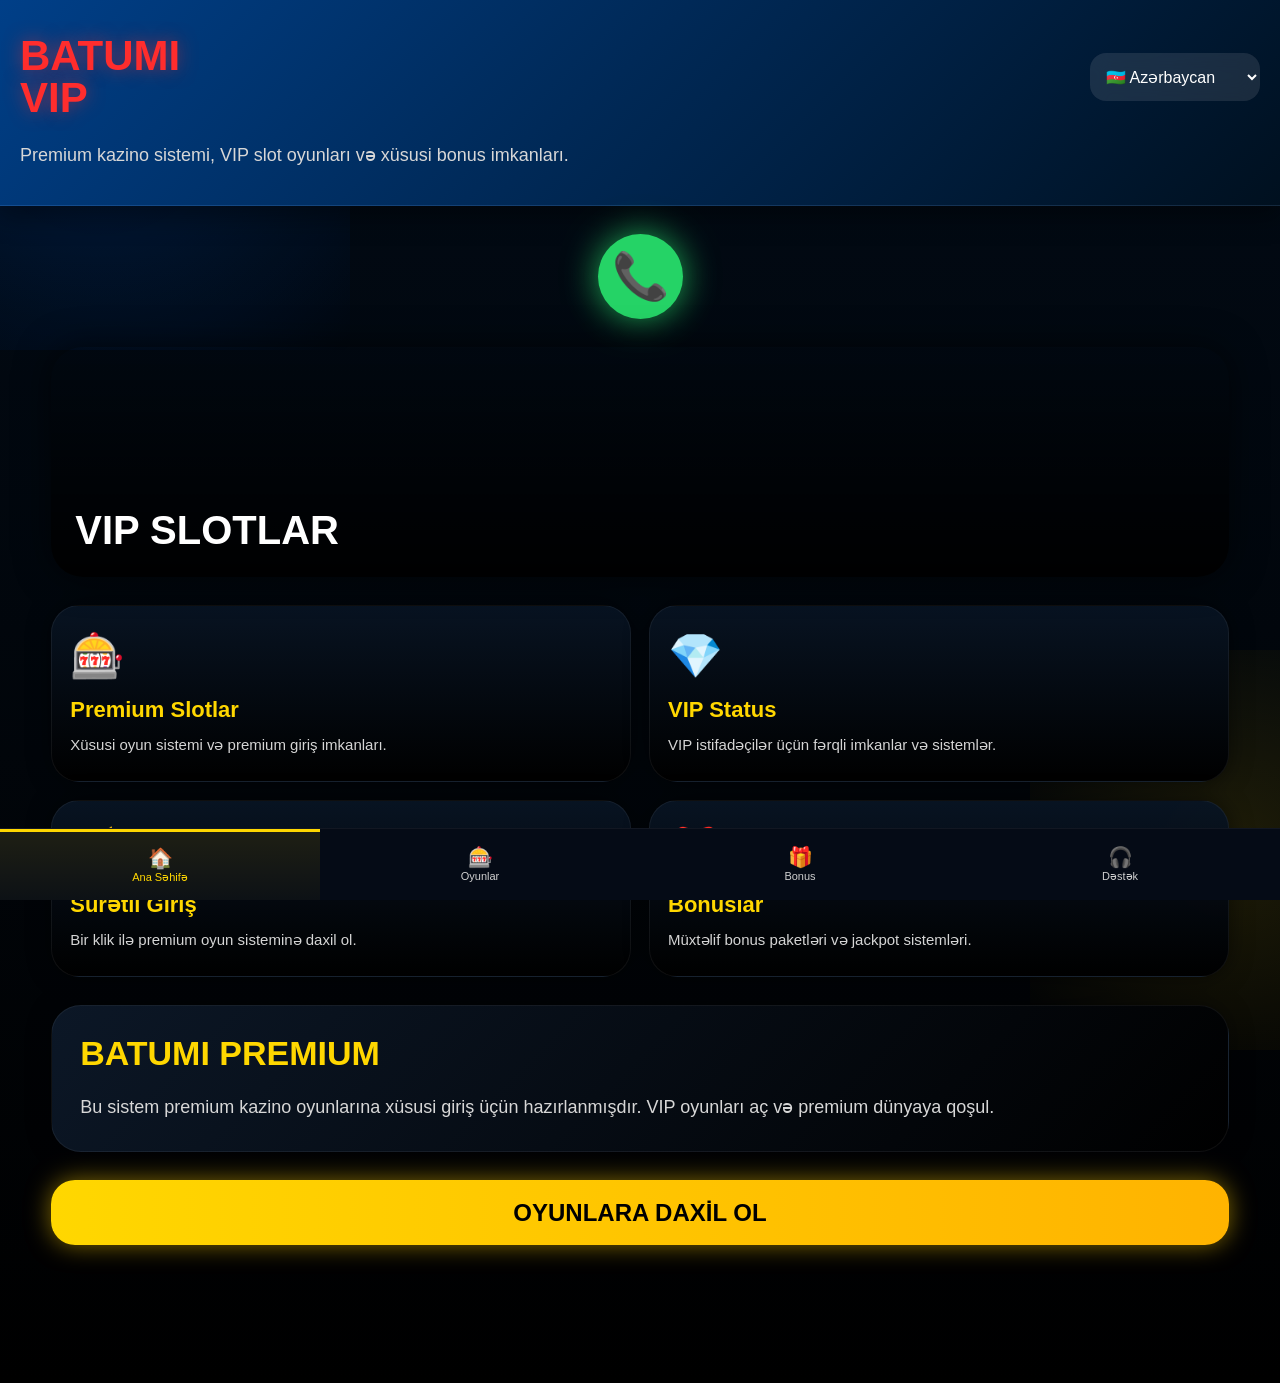
<file: index.html>
<!DOCTYPE html>
<html lang="az">

<head>

<meta charset="UTF-8">

<meta
name="viewport"
content="width=device-width, initial-scale=1.0"
/>

<title>
BATUMI VIP
</title>

<style>

*{

margin:0;
padding:0;
box-sizing:border-box;
font-family:Arial,sans-serif;

}

body{

background:
linear-gradient(
180deg,
#020b16,
#000000
);

color:white;

padding-bottom:110px;

overflow-x:hidden;

}

/* BACKGROUND EFFECT */

body::before{

content:"";

position:fixed;

width:500px;
height:500px;

background:
radial-gradient(
circle,
rgba(0,102,255,.18),
transparent
);

top:-150px;
left:-150px;

z-index:-1;

}

body::after{

content:"";

position:fixed;

width:400px;
height:400px;

background:
radial-gradient(
circle,
rgba(255,208,0,.12),
transparent
);

bottom:-150px;
right:-150px;

z-index:-1;

}

/* HEADER */

.header{

padding:35px 20px;

background:
linear-gradient(
135deg,
#003f88,
#00101f
);

border-bottom:
1px solid rgba(255,255,255,.08);

box-shadow:
0 10px 25px rgba(0,0,0,.4);

}

.top-header{

display:flex;

justify-content:space-between;

align-items:center;

gap:15px;

}

.logo{

font-size:42px;

font-weight:900;

line-height:1;

color:#ff2d2d;

text-shadow:
0 0 18px rgba(255,45,45,.5);

}

.lang-select{

width:170px;

height:48px;

border:none;

outline:none;

border-radius:16px;

padding:0 12px;

font-size:16px;

background:
rgba(255,255,255,.1);

color:white;

backdrop-filter:blur(10px);

}

/* SUBTITLE */

.subtitle{

margin-top:22px;

font-size:18px;

line-height:1.6;

color:#d7d7d7;

}

/* WHATSAPP */

.whatsapp-area{

display:flex;

justify-content:center;

margin:28px 0;

}

.whatsapp-btn{

width:85px;

height:85px;

border-radius:50%;

background:#25D366;

display:flex;

justify-content:center;

align-items:center;

font-size:46px;

text-decoration:none;

box-shadow:
0 0 35px rgba(37,211,102,.8);

animation:pulse 2s infinite;

}

@keyframes pulse{

0%{
transform:scale(1);
}

50%{
transform:scale(1.07);
}

100%{
transform:scale(1);
}

}

/* PREMIUM SLIDER */

.slider{

width:92%;

height:230px;

margin:auto;

border-radius:32px;

overflow:hidden;

position:relative;

box-shadow:
0 0 35px rgba(0,0,0,.6);

}

.slide{

position:absolute;

width:100%;
height:100%;

background-size:cover;
background-position:center;

display:flex;

align-items:flex-end;

padding:24px;

font-size:40px;

font-weight:900;

transition:.7s;

}

.slide::before{

content:"";

position:absolute;

inset:0;

background:
linear-gradient(
180deg,
transparent,
rgba(0,0,0,.9)
);

}

.slide span{

position:relative;

z-index:2;

}

.slide1{

background-image:
url("https://images.unsplash.com/photo-1511512578047-dfb367046420?q=80&w=1200");

}

.slide2{

background-image:
url("https://images.unsplash.com/photo-1596838132731-3301c3fd4317?q=80&w=1200");

}

/* VIP SECTION */

.vip-section{

width:92%;

margin:28px auto;

display:grid;

grid-template-columns:
repeat(2,1fr);

gap:18px;

}

.vip-card{

background:
linear-gradient(
180deg,
rgba(8,20,35,.96),
rgba(0,0,0,.96)
);

padding:24px 18px;

border-radius:28px;

border:
1px solid rgba(255,255,255,.06);

box-shadow:
0 0 22px rgba(0,0,0,.5);

transition:.3s;

}

.vip-card:hover{

transform:translateY(-4px);

}

.vip-icon{

font-size:44px;

margin-bottom:15px;

}

.vip-title{

font-size:22px;

font-weight:900;

margin-bottom:10px;

color:#FFD700;

}

.vip-text{

font-size:15px;

line-height:1.6;

color:#d5d5d5;

}

/* INFO BOX */

.info-box{

width:92%;

margin:20px auto;

padding:28px;

border-radius:30px;

background:
linear-gradient(
135deg,
rgba(12,24,40,.96),
rgba(0,0,0,.96)
);

border:
1px solid rgba(255,255,255,.06);

box-shadow:
0 0 25px rgba(0,0,0,.45);

}

.info-title{

font-size:34px;

font-weight:900;

color:#FFD700;

margin-bottom:18px;

}

.info-text{

font-size:18px;

line-height:1.8;

color:#d7d7d7;

}

/* BUTTON */

.enter-btn{

width:92%;

height:65px;

margin:28px auto;

border:none;

border-radius:24px;

display:flex;

justify-content:center;

align-items:center;

font-size:24px;

font-weight:900;

background:
linear-gradient(
90deg,
#FFD700,
#ffb300
);

color:black;

box-shadow:
0 0 25px rgba(255,208,0,.5);

cursor:pointer;

}

/* FOOTER */




/* FOOTER */

.bottom-nav{

position:fixed;
bottom:0;
left:0;

width:100%;
height:72px;

background:#050b16;

display:flex;
justify-content:space-around;
align-items:center;

backdrop-filter:blur(12px);

border-top:
1px solid rgba(255,255,255,.05);

z-index:999999;

}

.nav-item{

width:25%;
height:100%;

display:flex;
flex-direction:column;

justify-content:center;
align-items:center;

gap:3px;

font-size:11px;

text-decoration:none;

color:#d0d0d0;

transition:.3s;

}

.nav-item.active{

background:
linear-gradient(
180deg,
rgba(255,208,0,.10),
rgba(255,208,0,.03)
);

color:#FFD700;

border-top:
3px solid #FFD700;

}

.nav-icon{

font-size:20px;
line-height:1;

}

</style>

</head>

<body>

<!-- HEADER -->

<div class="header">

<div class="top-header">

<div class="logo">
BATUMI<br>VIP
</div>

<select
class="lang-select"
id="language"
onchange="changeLanguage()"
>

<option value="az">
🇦🇿 Azərbaycan
</option>

<option value="en">
🇬🇧 English
</option>

<option value="ru">
🇷🇺 Русский
</option>

</select>

</div>

<div
class="subtitle"
id="subtitle"
>

Premium kazino sistemi,
VIP slot oyunları və xüsusi bonus imkanları.

</div>

</div>

<!-- WHATSAPP -->

<div class="whatsapp-area">

<a
href="https://wa.me/18258148484"
target="_blank"
class="whatsapp-btn"
>
📞
</a>

</div>

<!-- SLIDER -->

<div class="slider">

<div
class="slide slide1"
id="slide1"
>

<span>
VIP SLOTLAR
</span>

</div>

<div
class="slide slide2"
id="slide2"
style="opacity:0;"
>

<span>
MEGA BONUSLAR
</span>

</div>

</div>

<!-- VIP CARDS -->

<div class="vip-section">

<div class="vip-card">

<div class="vip-icon">
🎰
</div>

<div class="vip-title">
Premium Slotlar
</div>

<div class="vip-text">

Xüsusi oyun sistemi və premium giriş imkanları.

</div>

</div>

<div class="vip-card">

<div class="vip-icon">
💎
</div>

<div class="vip-title">
VIP Status
</div>

<div class="vip-text">

VIP istifadəçilər üçün fərqli imkanlar və sistemlər.

</div>

</div>

<div class="vip-card">

<div class="vip-icon">
⚡
</div>

<div class="vip-title">
Sürətli Giriş
</div>

<div class="vip-text">

Bir klik ilə premium oyun sisteminə daxil ol.

</div>

</div>

<div class="vip-card">

<div class="vip-icon">
🎁
</div>

<div class="vip-title">
Bonuslar
</div>

<div class="vip-text">

Müxtəlif bonus paketləri və jackpot sistemləri.

</div>

</div>

</div>

<!-- INFO -->

<div class="info-box">

<div class="info-title">
BATUMI PREMIUM
</div>

<div
class="info-text"
id="infoText"
>

Bu sistem premium kazino oyunlarına
xüsusi giriş üçün hazırlanmışdır.
VIP oyunları aç və premium dünyaya qoşul.

</div>

</div>

<!-- BUTTON -->

<button
class="enter-btn"
onclick="window.location.href='games.html'"
id="enterBtn"
>

OYUNLARA DAXİL OL

</button>

<!-- FOOTER -->

<div class="bottom-nav">

<a
href="index.html"
class="nav-item active"
>

<div class="nav-icon">
🏠
</div>

<div id="homeText">
Ana Səhifə
</div>

</a>

<a
href="games.html"
class="nav-item"
>

<div class="nav-icon">
🎰
</div>

<div id="gamesText">
Oyunlar
</div>

</a>

<a
href="bonus.html"
class="nav-item"
>

<div class="nav-icon">
🎁
</div>

<div id="bonusText">
Bonus
</div>

</a>

<a
href="support.html"
class="nav-item"
>

<div class="nav-icon">
🎧
</div>

<div id="supportText">
Dəstək
</div>

</a>

</div>

<script>

/* LANGUAGE */

function changeLanguage(){

const lang =
document.getElementById(
"language"
).value;

if(lang==="az"){

homeText.innerText =
"Ana Səhifə";

gamesText.innerText =
"Oyunlar";

bonusText.innerText =
"Bonus";

supportText.innerText =
"Dəstək";

subtitle.innerText =
"Premium kazino sistemi, VIP slot oyunları və xüsusi bonus imkanları.";

infoText.innerText =
"Bu sistem premium kazino oyunlarına xüsusi giriş üçün hazırlanmışdır. VIP oyunları aç və premium dünyaya qoşul.";

enterBtn.innerText =
"OYUNLARA DAXİL OL";

slide1.innerHTML =
"<span>VIP SLOTLAR</span>";

slide2.innerHTML =
"<span>MEGA BONUSLAR</span>";

}

if(lang==="en"){

homeText.innerText =
"Home";

gamesText.innerText =
"Games";

bonusText.innerText =
"Bonus";

supportText.innerText =
"Support";

subtitle.innerText =
"Premium casino system, VIP slot games and special bonus opportunities.";

infoText.innerText =
"This system is designed for special access to premium casino games. Unlock VIP games and join the premium world.";

enterBtn.innerText =
"ENTER GAMES";

slide1.innerHTML =
"<span>VIP SLOTS</span>";

slide2.innerHTML =
"<span>MEGA BONUSES</span>";

}

if(lang==="ru"){

homeText.innerText =
"Главная";

gamesText.innerText =
"Игры";

bonusText.innerText =
"Бонус";

supportText.innerText =
"Поддержка";

subtitle.innerText =
"Премиальная казино система, VIP слоты и специальные бонусы.";

infoText.innerText =
"Эта система создана для специального доступа к премиум казино играм.";

enterBtn.innerText =
"ВОЙТИ В ИГРЫ";

slide1.innerHTML =
"<span>VIP СЛОТЫ</span>";

slide2.innerHTML =
"<span>МЕГА БОНУСЫ</span>";

}

}

/* SLIDER */

let current = 0;

const slides =
document.querySelectorAll(".slide");

setInterval(()=>{

slides[current].style.opacity = 0;

current++;

if(current >= slides.length){

current = 0;

}

slides[current].style.opacity = 1;

},3000);

</script>

</body>
</html>
</file>
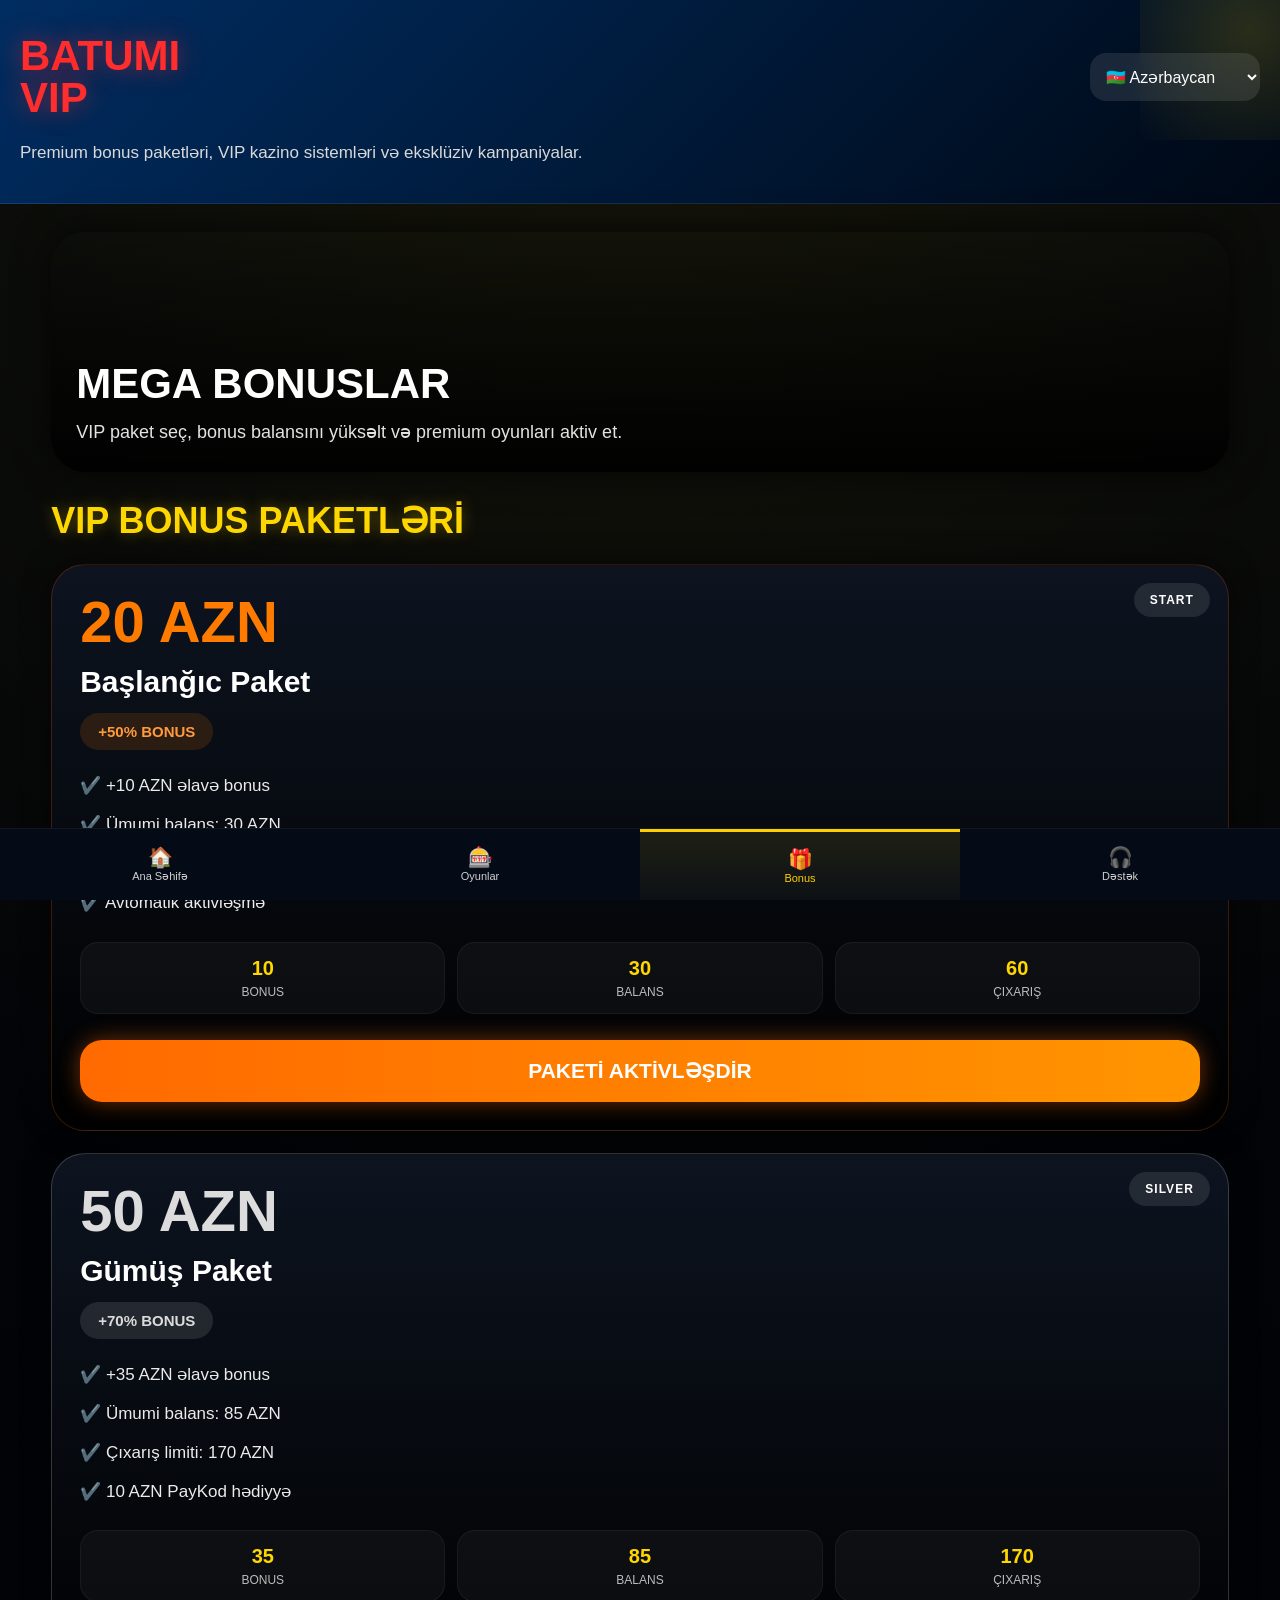
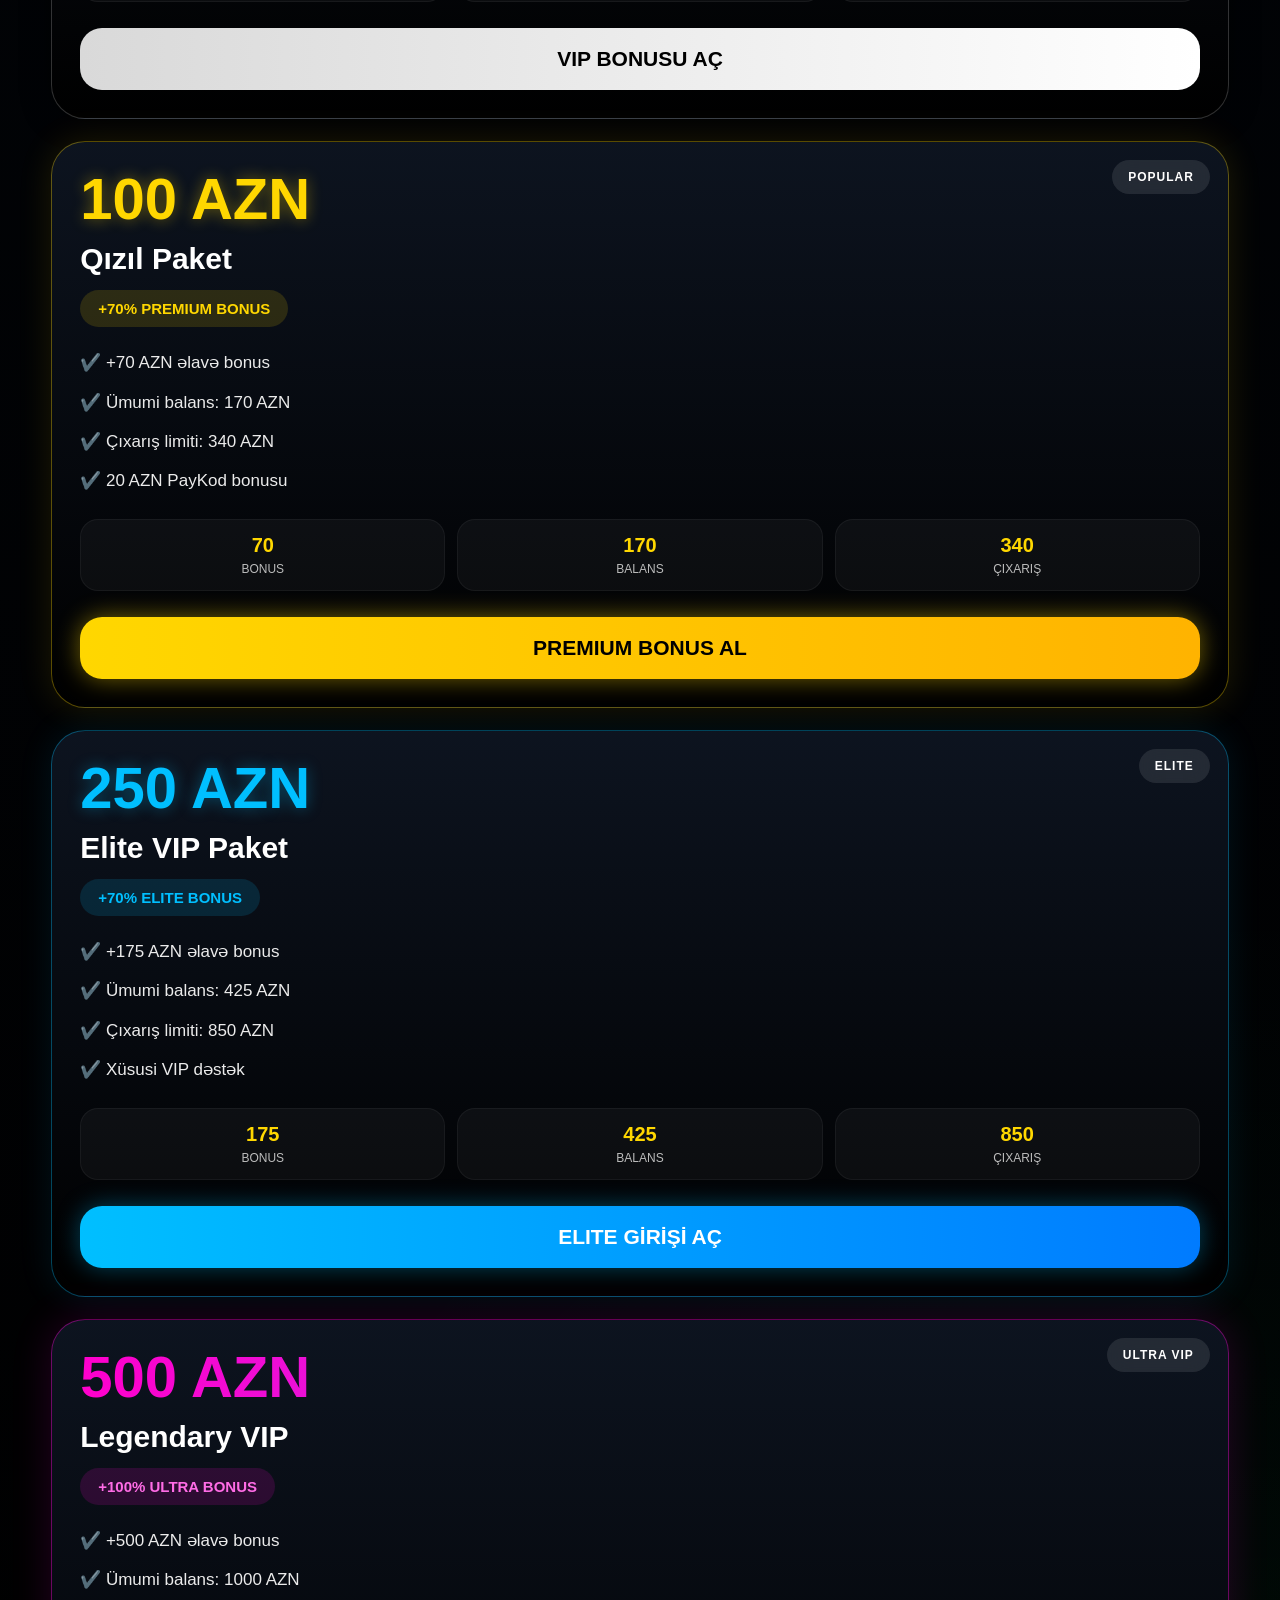
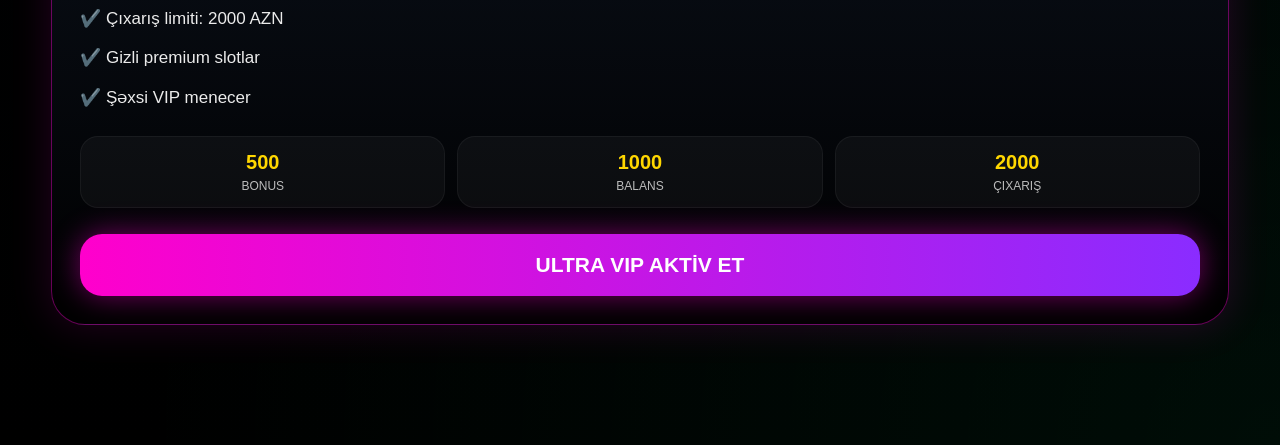
<file: bonus.html>
<!DOCTYPE html>
<html lang="az">

<head>

<meta charset="UTF-8">

<meta
name="viewport"
content="width=device-width, initial-scale=1.0, maximum-scale=1.0, user-scalable=no"
/>

<title>
BATUMI VIP BONUS
</title>

<style>

*{

margin:0;
padding:0;
box-sizing:border-box;
-webkit-tap-highlight-color:transparent;

}

:root{

--gold:#FFD700;
--gold2:#ffb300;
--green:#00ff88;
--dark:#05070b;
--dark2:#0b1018;
--dark3:#131b26;
--text:#f4f4f4;
--gray:#bdbdbd;

}

body{

background:
radial-gradient(
circle at top,
rgba(255,215,0,.08),
transparent 35%
),
radial-gradient(
circle at bottom right,
rgba(0,255,136,.05),
transparent 30%
),
linear-gradient(
180deg,
#02050a,
#000000
);

font-family:Arial,sans-serif;

color:white;

overflow-x:hidden;

padding-bottom:120px;

}

/* HEADER */

.header{

padding:35px 20px;

background:
linear-gradient(
135deg,
#002d62,
#000814
);

border-bottom:
1px solid rgba(255,255,255,.08);

position:relative;

overflow:hidden;

}

.header::before{

content:"";

position:absolute;

top:-80px;
right:-80px;

width:220px;
height:220px;

background:
radial-gradient(
circle,
rgba(255,215,0,.16),
transparent
);

}

.top{

display:flex;

justify-content:space-between;

align-items:center;

gap:15px;

position:relative;

z-index:2;

}

.logo{

font-size:42px;

font-weight:900;

line-height:1;

color:#ff2d2d;

text-shadow:
0 0 25px rgba(255,45,45,.55);

}

.lang{

width:170px;

height:48px;

border:none;

outline:none;

border-radius:16px;

padding:0 12px;

font-size:16px;

background:
rgba(255,255,255,.1);

color:white;

backdrop-filter:blur(10px);

}

.subtitle{

margin-top:20px;

font-size:17px;

line-height:1.7;

color:#d9d9d9;

position:relative;

z-index:2;

}

/* HERO */

.hero{

width:92%;

height:240px;

margin:28px auto;

border-radius:34px;

overflow:hidden;

position:relative;

background-image:
url("https://images.unsplash.com/photo-1511512578047-dfb367046420?q=80&w=1200");

background-size:cover;

background-position:center;

box-shadow:
0 0 35px rgba(0,0,0,.65);

}

.hero::before{

content:"";

position:absolute;

inset:0;

background:
linear-gradient(
180deg,
transparent,
rgba(0,0,0,.92)
);

}

.hero-content{

position:absolute;

left:25px;
bottom:25px;

z-index:2;

}

.hero-title{

font-size:42px;

font-weight:900;

margin-bottom:10px;

color:white;

}

.hero-text{

font-size:18px;

line-height:1.6;

color:#e3e3e3;

}

/* SECTION TITLE */

.section-title{

width:92%;

margin:5px auto 22px auto;

font-size:36px;

font-weight:900;

color:#FFD700;

text-shadow:
0 0 15px rgba(255,215,0,.35);

}

/* PACKAGE GRID */

.packages{

width:92%;

margin:auto;

display:flex;

flex-direction:column;

gap:22px;

}

/* CARD */

.card{

position:relative;

padding:28px;

border-radius:34px;

overflow:hidden;

border:
1px solid rgba(255,255,255,.08);

background:
linear-gradient(
180deg,
rgba(13,20,32,.98),
rgba(0,0,0,.98)
);

box-shadow:
0 0 28px rgba(0,0,0,.55);

}

/* LEVEL COLORS */

.level-1{

border-color:
rgba(255,94,0,.22);

}

.level-2{

border-color:
rgba(190,190,190,.25);

}

.level-3{

border-color:
rgba(255,215,0,.35);

box-shadow:
0 0 35px rgba(255,215,0,.12);

}

.level-4{

border-color:
rgba(0,191,255,.35);

box-shadow:
0 0 35px rgba(0,191,255,.10);

}

.level-5{

border-color:
rgba(255,0,212,.4);

box-shadow:
0 0 40px rgba(255,0,212,.15);

}

/* TOP BADGE */

.top-badge{

position:absolute;

top:18px;
right:18px;

padding:10px 16px;

border-radius:18px;

font-size:12px;

font-weight:900;

letter-spacing:1px;

background:
rgba(255,255,255,.1);

backdrop-filter:blur(10px);

}

/* PRICE */

.price{

font-size:58px;

font-weight:900;

line-height:1;

margin-bottom:14px;

}

/* COLOR PRICE */

.level-1 .price{

color:#ff7b00;

}

.level-2 .price{

color:#dcdcdc;

}

.level-3 .price{

color:#FFD700;

text-shadow:
0 0 15px rgba(255,215,0,.4);

}

.level-4 .price{

color:#00bfff;

text-shadow:
0 0 15px rgba(0,191,255,.35);

}

.level-5 .price{

background:
linear-gradient(
90deg,
#ff00cc,
#9d4dff
);

-webkit-background-clip:text;

-webkit-text-fill-color:transparent;

}

/* PACKAGE NAME */

.package-name{

font-size:30px;

font-weight:900;

margin-bottom:14px;

}

/* BONUS */

.bonus{

display:inline-block;

padding:10px 18px;

border-radius:999px;

font-size:15px;

font-weight:900;

margin-bottom:22px;

}

.level-1 .bonus{

background:
rgba(255,123,0,.14);

color:#ff9a3d;

}

.level-2 .bonus{

background:
rgba(220,220,220,.12);

color:#dcdcdc;

}

.level-3 .bonus{

background:
rgba(255,215,0,.14);

color:#FFD700;

}

.level-4 .bonus{

background:
rgba(0,191,255,.14);

color:#00bfff;

}

.level-5 .bonus{

background:
rgba(255,0,212,.14);

color:#ff6ce6;

}

/* FEATURES */

.features{

display:flex;

flex-direction:column;

gap:12px;

margin-bottom:25px;

}

.feature{

font-size:17px;

line-height:1.6;

color:#ebebeb;

}

/* STATS */

.stats{

display:grid;

grid-template-columns:
repeat(3,1fr);

gap:12px;

margin-bottom:26px;

}

.stat{

padding:14px 10px;

border-radius:18px;

text-align:center;

background:
rgba(255,255,255,.04);

border:
1px solid rgba(255,255,255,.05);

}

.stat-number{

font-size:20px;

font-weight:900;

margin-bottom:5px;

color:#FFD700;

}

.stat-label{

font-size:12px;

color:#bcbcbc;

}

/* BUTTON */

.buy-btn{

width:100%;

height:62px;

border:none;

border-radius:22px;

font-size:21px;

font-weight:900;

cursor:pointer;

transition:.3s;

}

.level-1 .buy-btn{

background:
linear-gradient(
90deg,
#ff6a00,
#ff9500
);

color:white;

box-shadow:
0 0 22px rgba(255,106,0,.45);

}

.level-2 .buy-btn{

background:
linear-gradient(
90deg,
#d9d9d9,
#ffffff
);

color:black;

}

.level-3 .buy-btn{

background:
linear-gradient(
90deg,
#FFD700,
#ffb300
);

color:black;

box-shadow:
0 0 25px rgba(255,215,0,.45);

}

.level-4 .buy-btn{

background:
linear-gradient(
90deg,
#00bfff,
#007bff
);

color:white;

box-shadow:
0 0 25px rgba(0,191,255,.35);

}

.level-5 .buy-btn{

background:
linear-gradient(
90deg,
#ff00cc,
#8a2cff
);

color:white;

box-shadow:
0 0 30px rgba(255,0,212,.45);

}

/* FOOTER */

/* NAVBAR */

.bottom-nav{

position:fixed;
bottom:0;
left:0;

width:100%;
height:72px;

background:#050b16;

display:flex;
justify-content:space-around;
align-items:center;

border-top:
1px solid rgba(255,255,255,.05);

backdrop-filter:blur(10px);

z-index:999999;

}

.nav-item{

width:25%;
height:100%;

display:flex;
flex-direction:column;

justify-content:center;
align-items:center;

gap:3px;

text-decoration:none;

color:#cfcfcf;

font-size:11px;

transition:.3s;

}

.nav-item.active{

background:
linear-gradient(
180deg,
rgba(255,208,0,.10),
rgba(255,208,0,.03)
);

color:#FFD000;

border-top:
3px solid #FFD000;

}

.nav-icon{

font-size:20px;
line-height:1;

}

</style>

</head>

<body>

<!-- HEADER -->

<div class="header">

<div class="top">

<div class="logo">
BATUMI<br>VIP
</div>

<select class="lang">

<option>
🇦🇿 Azərbaycan
</option>

<option>
🇬🇧 English
</option>

<option>
🇷🇺 Русский
</option>

</select>

</div>

<div class="subtitle">

Premium bonus paketləri,
VIP kazino sistemləri və eksklüziv kampaniyalar.

</div>

</div>

<!-- HERO -->

<div class="hero">

<div class="hero-content">

<div class="hero-title">
MEGA BONUSLAR
</div>

<div class="hero-text">

VIP paket seç,
bonus balansını yüksəlt və premium oyunları aktiv et.

</div>

</div>

</div>

<!-- TITLE -->

<div class="section-title">
VIP BONUS PAKETLƏRİ
</div>

<!-- PACKAGES -->

<div class="packages">

<!-- 20 AZN -->

<div class="card level-1">

<div class="top-badge">
START
</div>

<div class="price">
20 AZN
</div>

<div class="package-name">
Başlanğıc Paket
</div>

<div class="bonus">
+50% BONUS
</div>

<div class="features">

<div class="feature">
✔️ +10 AZN əlavə bonus
</div>

<div class="feature">
✔️ Ümumi balans: 30 AZN
</div>

<div class="feature">
✔️ Çıxarış limiti: 60 AZN
</div>

<div class="feature">
✔️ Avtomatik aktivləşmə
</div>

</div>

<div class="stats">

<div class="stat">

<div class="stat-number">
10
</div>

<div class="stat-label">
BONUS
</div>

</div>

<div class="stat">

<div class="stat-number">
30
</div>

<div class="stat-label">
BALANS
</div>

</div>

<div class="stat">

<div class="stat-number">
60
</div>

<div class="stat-label">
ÇIXARIŞ
</div>

</div>

</div>

<button class="buy-btn">
PAKETİ AKTİVLƏŞDİR
</button>

</div>

<!-- 50 AZN -->

<div class="card level-2">

<div class="top-badge">
SILVER
</div>

<div class="price">
50 AZN
</div>

<div class="package-name">
Gümüş Paket
</div>

<div class="bonus">
+70% BONUS
</div>

<div class="features">

<div class="feature">
✔️ +35 AZN əlavə bonus
</div>

<div class="feature">
✔️ Ümumi balans: 85 AZN
</div>

<div class="feature">
✔️ Çıxarış limiti: 170 AZN
</div>

<div class="feature">
✔️ 10 AZN PayKod hədiyyə
</div>

</div>

<div class="stats">

<div class="stat">

<div class="stat-number">
35
</div>

<div class="stat-label">
BONUS
</div>

</div>

<div class="stat">

<div class="stat-number">
85
</div>

<div class="stat-label">
BALANS
</div>

</div>

<div class="stat">

<div class="stat-number">
170
</div>

<div class="stat-label">
ÇIXARIŞ
</div>

</div>

</div>

<button class="buy-btn">
VIP BONUSU AÇ
</button>

</div>

<!-- 100 AZN -->

<div class="card level-3">

<div class="top-badge">
POPULAR
</div>

<div class="price">
100 AZN
</div>

<div class="package-name">
Qızıl Paket
</div>

<div class="bonus">
+70% PREMIUM BONUS
</div>

<div class="features">

<div class="feature">
✔️ +70 AZN əlavə bonus
</div>

<div class="feature">
✔️ Ümumi balans: 170 AZN
</div>

<div class="feature">
✔️ Çıxarış limiti: 340 AZN
</div>

<div class="feature">
✔️ 20 AZN PayKod bonusu
</div>

</div>

<div class="stats">

<div class="stat">

<div class="stat-number">
70
</div>

<div class="stat-label">
BONUS
</div>

</div>

<div class="stat">

<div class="stat-number">
170
</div>

<div class="stat-label">
BALANS
</div>

</div>

<div class="stat">

<div class="stat-number">
340
</div>

<div class="stat-label">
ÇIXARIŞ
</div>

</div>

</div>

<button class="buy-btn">
PREMIUM BONUS AL
</button>

</div>

<!-- 250 AZN -->

<div class="card level-4">

<div class="top-badge">
ELITE
</div>

<div class="price">
250 AZN
</div>

<div class="package-name">
Elite VIP Paket
</div>

<div class="bonus">
+70% ELITE BONUS
</div>

<div class="features">

<div class="feature">
✔️ +175 AZN əlavə bonus
</div>

<div class="feature">
✔️ Ümumi balans: 425 AZN
</div>

<div class="feature">
✔️ Çıxarış limiti: 850 AZN
</div>

<div class="feature">
✔️ Xüsusi VIP dəstək
</div>

</div>

<div class="stats">

<div class="stat">

<div class="stat-number">
175
</div>

<div class="stat-label">
BONUS
</div>

</div>

<div class="stat">

<div class="stat-number">
425
</div>

<div class="stat-label">
BALANS
</div>

</div>

<div class="stat">

<div class="stat-number">
850
</div>

<div class="stat-label">
ÇIXARIŞ
</div>

</div>

</div>

<button class="buy-btn">
ELITE GİRİŞİ AÇ
</button>

</div>

<!-- 500 AZN -->

<div class="card level-5">

<div class="top-badge">
ULTRA VIP
</div>

<div class="price">
500 AZN
</div>

<div class="package-name">
Legendary VIP
</div>

<div class="bonus">
+100% ULTRA BONUS
</div>

<div class="features">

<div class="feature">
✔️ +500 AZN əlavə bonus
</div>

<div class="feature">
✔️ Ümumi balans: 1000 AZN
</div>

<div class="feature">
✔️ Çıxarış limiti: 2000 AZN
</div>

<div class="feature">
✔️ Gizli premium slotlar
</div>

<div class="feature">
✔️ Şəxsi VIP menecer
</div>

</div>

<div class="stats">

<div class="stat">

<div class="stat-number">
500
</div>

<div class="stat-label">
BONUS
</div>

</div>

<div class="stat">

<div class="stat-number">
1000
</div>

<div class="stat-label">
BALANS
</div>

</div>

<div class="stat">

<div class="stat-number">
2000
</div>

<div class="stat-label">
ÇIXARIŞ
</div>

</div>

</div>

<button class="buy-btn">
ULTRA VIP AKTİV ET
</button>

</div>

</div>

<!-- FOOTER -->

<div class="bottom-nav">

<a
href="index.html"
class="nav-item"
>

<div class="nav-icon">
🏠
</div>

<div>
Ana Səhifə
</div>

</a>

<a
href="games.html"
class="nav-item"
>

<div class="nav-icon">
🎰
</div>

<div>
Oyunlar
</div>

</a>

<a
href="bonus.html"
class="nav-item active"
>

<div class="nav-icon">
🎁
</div>

<div>
Bonus
</div>

</a>

<a
href="support.html"
class="nav-item"
>

<div class="nav-icon">
🎧
</div>

<div>
Dəstək
</div>

</a>

</div>

</body>
</html>
</file>
